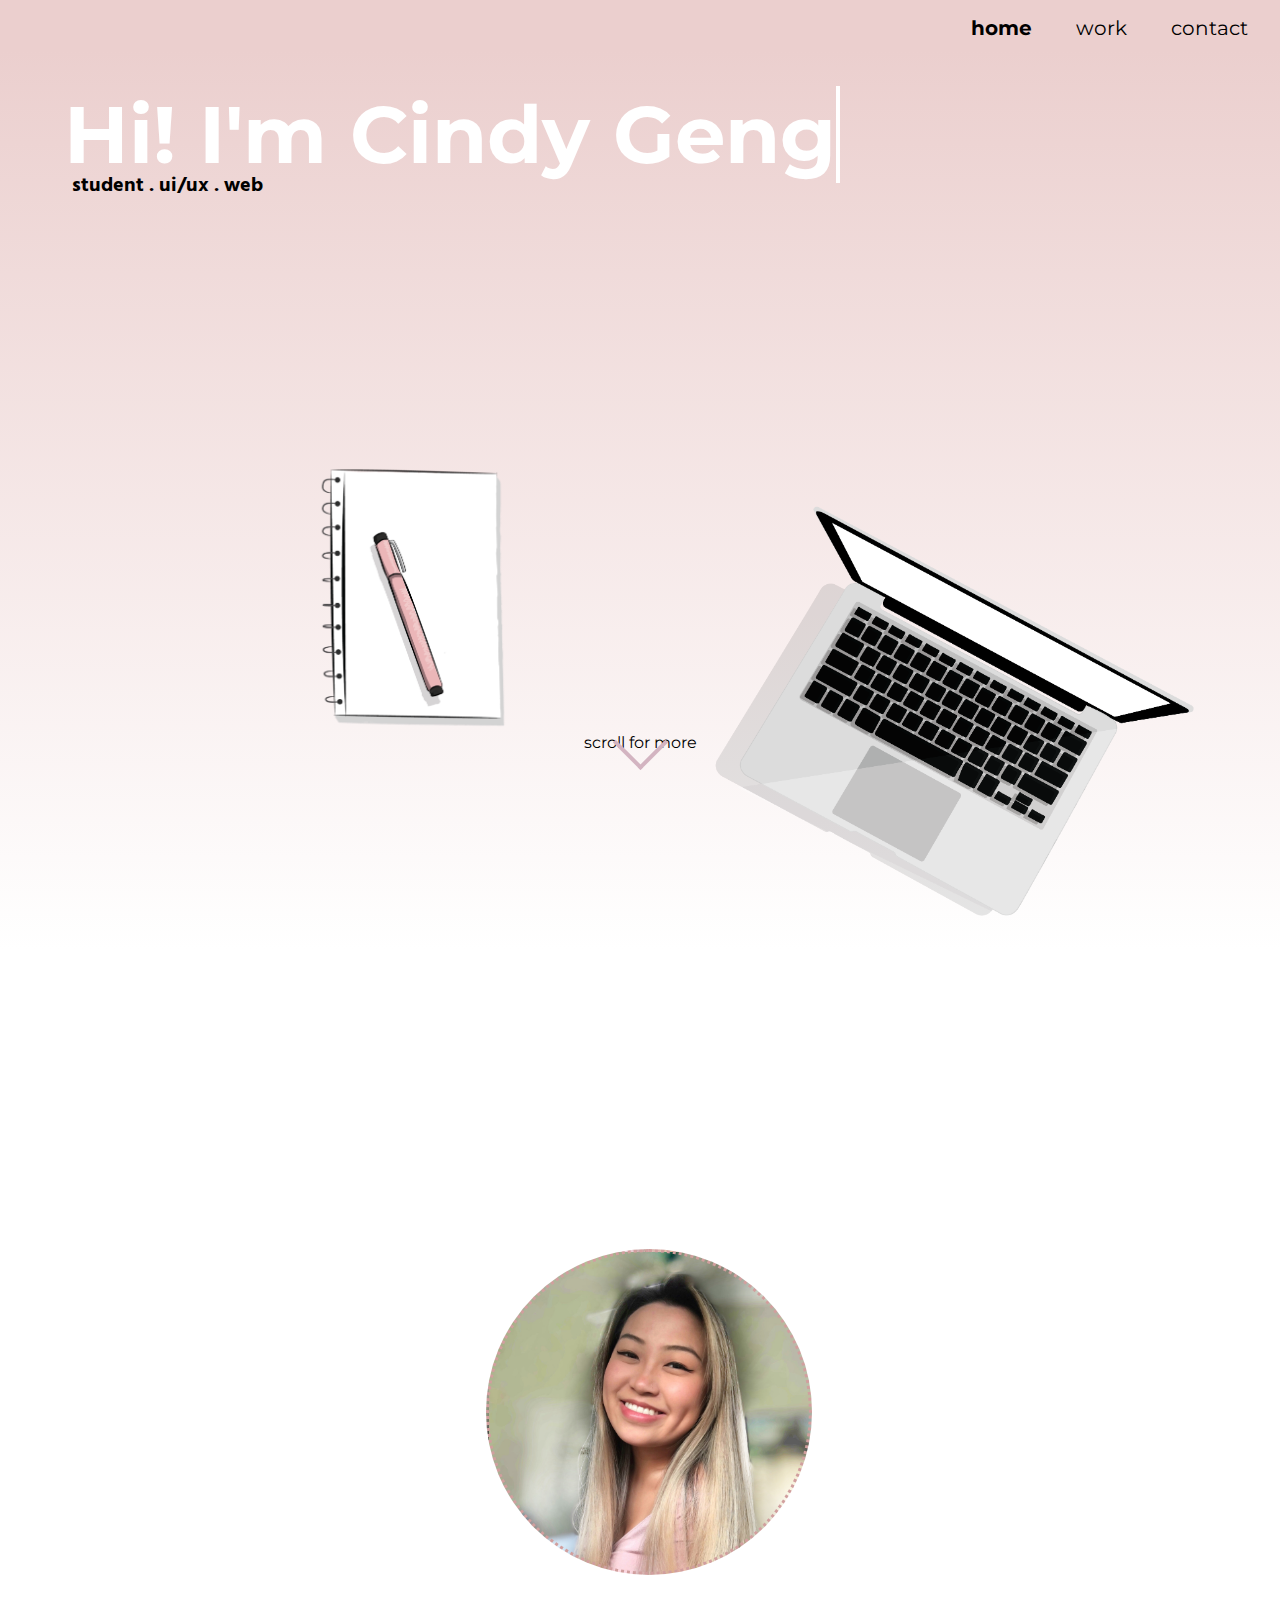
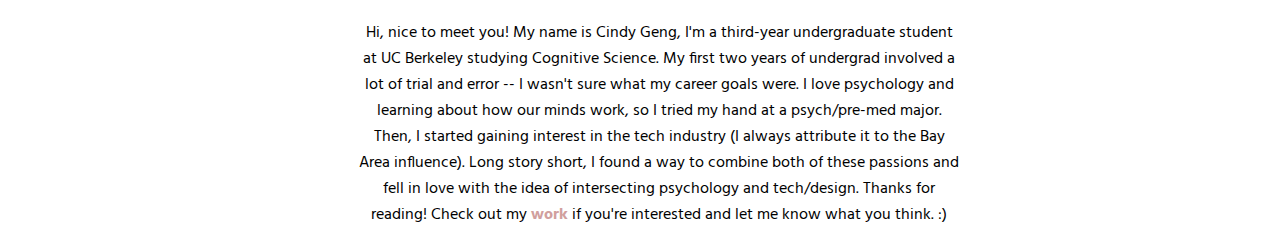
<file: index.html>
<!DOCTYPE html>
<html>
<head>
	<meta name="viewport" content="width=device-width, initial-scale=1.0">
	<meta charset="utf-8">
	<link href="https://fonts.googleapis.com/css2?family=Montserrat:ital,wght@0,100;0,200;0,300;0,400;0,500;0,600;0,700;0,800;0,900;1,100;1,200;1,300;1,400;1,500;1,600;1,700;1,800;1,900&display=swap" rel="stylesheet">
	<link href="https://fonts.googleapis.com/css2?family=Hind:wght@300;400;500;600;700&display=swap" rel="stylesheet">
	<link rel="stylesheet" href="assets/css/style.css">
	<title>Cindy Geng's Portfolio</title>

</head>
<body>
	<div class="container">
		<nav>
			<ul>
				<li><a href="index.html"><b>home</b></a></li>
				<li><a href="work.html">work</a></li>
				<li><a href="contact.html">contact</a></li>
			</ul>
		</nav>
	
		<div id="intro">
			<div class="text">
				<h1>Hi! I'm Cindy Geng</h1>
				<h2>student . ui/ux . web</h2>
			</div>

			<div class="icons">
				<div id="laptop"> <img src= "assets/images/laptop.png" alt="Laptop" style = 'width: 90%'> </div>
				<div id="notebook"> <img src= "assets/images/notebook.png" alt="Notebook" style ='width: 30%'/> </div>
			</div>
			<div class="arrow-down">scroll for more</div>
		</div>

		<div class="about">
			<div id="pic-container">
				<div id="circle"></div>
			</div>
			<div id="description"> Hi, nice to meet you! My name is Cindy Geng, I'm a third-year undergraduate student at UC Berkeley studying Cognitive Science. My first two years of undergrad involved a lot of trial and error -- I wasn't sure what my career goals were. I love psychology and learning about how our minds work, so I tried my hand at a psych/pre-med major. Then, I started gaining interest in the tech industry (I always attribute it to the Bay Area influence). Long story short, I found a way to combine both of these passions and fell in love with the idea of intersecting psychology and tech/design. Thanks for reading! Check out my <b><a href="work.html">work</a></b> if you're interested and let me know what you think. :) 
			</div>
		</div>
	</div>


<script src="assets/javascript/script.js"></script>
</body>
</html>
</file>
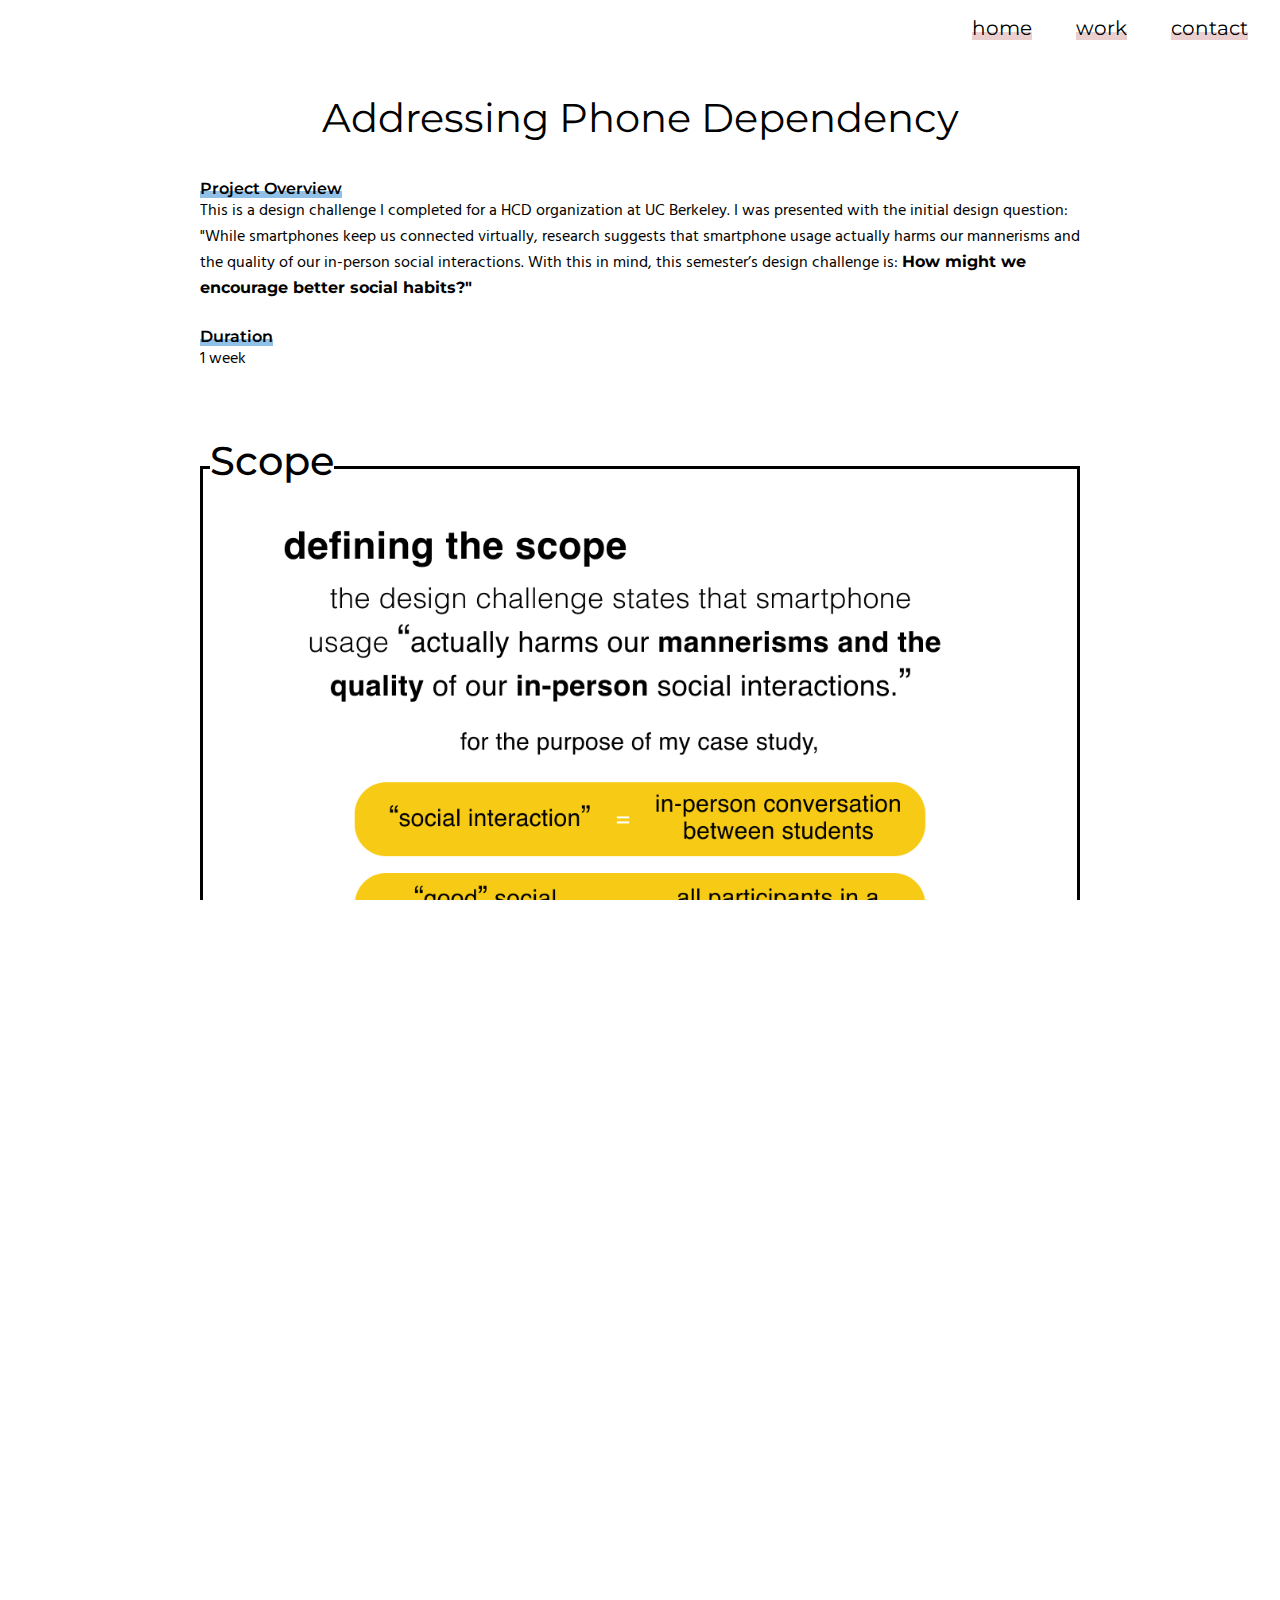
<file: bi.html>
<!DOCTYPE html>
<html “lang="en">
<head>
	<meta name="viewport" content="width=device-width, initial-scale=1.0">
	<meta charset="utf-8">
	<link href="https://fonts.googleapis.com/css2?family=Montserrat:ital,wght@0,100;0,200;0,300;0,400;0,500;0,600;0,700;0,800;0,900;1,100;1,200;1,300;1,400;1,500;1,600;1,700;1,800;1,900&display=swap" rel="stylesheet">
	<link href="https://fonts.googleapis.com/css2?family=Hind:wght@300;400;500;600;700&display=swap" rel="stylesheet">
	<link rel="stylesheet" href="assets/css/other.css">
	<title>Cindy Geng's Portfolio</title>

</head>
<body>
	<nav>
		<ul>
			<li><a href="index.html">home</a></li>
			<li><a href="work.html">work</a></li>
			<li><a href="contact.html">contact</a></li>
		</ul>
	</nav>

	<div class="bi-header">
		<h2>Addressing Phone Dependency</h2>
	</div>


	<div class="bi-container">
		<div class="summary">
			<div class="overview">
				<div id="title"> Project Overview</div>
				<div id="text"> This is a design challenge I completed for a HCD organization at UC Berkeley. I was presented with the initial design question:

					"While smartphones keep us connected virtually, research suggests that smartphone usage actually harms our mannerisms and the quality of our in-person social interactions. With this in mind, this semester’s design challenge is: <b>How might we encourage better social habits?"</b>

				</div>
			</div>
			<div class="duration">
				<div id="title"> Duration</div>
				<div id="text">1 week</div>
			</div>
		</div>


		<div id="section-title1"> <mark>Scope</mark> </div>
		<div class="scope"> 
			<img src="assets/images/defining_scope.png">
		</div>

		<div id="section-title2"> <mark>Research </mark></div>
		<div class="research"> 
			<img src="assets/images/interviews.png">
			<img src="assets/images/survey.png">
		
		</div>

		<div id="section-title3"> <mark>Insights</mark> </div>
		<div class="insights"> 
			<img src="assets/images/insights.png">	
		</div>

		<div id="section-title3-5"> <mark>Persona </mark></div>
		<div class="persona"> 
			<img src="assets/images/persona.png">	
		</div>

		<div id="section-title4"> <mark>HMW? </mark></div>
		<div class="hmw"> 
			<img src="assets/images/bi_hmw.png">
		</div>

		<div id="section-title5"> <mark>Ideation </mark></div>
		<div class="ideation"> 
			<img src="assets/images/bi_ideation.png">
		</div>

		<div id="section-title6"> <mark> Solution + Prototype </mark></div>
		<div class="solution"> 
			<img src="assets/images/bi_prototype.png">
			<img src="assets/images/bi_prototype2.png">
			<img src="assets/images/bi_prototype3.png">
		</div>

		
	</div>

	<!--div class="footer">
		<p>made with love by Cindy Geng (with html/css/javascript)</p>
	</div-->

<script src="assets/javascript/script.js"></script>
</body>

</html>
</file>
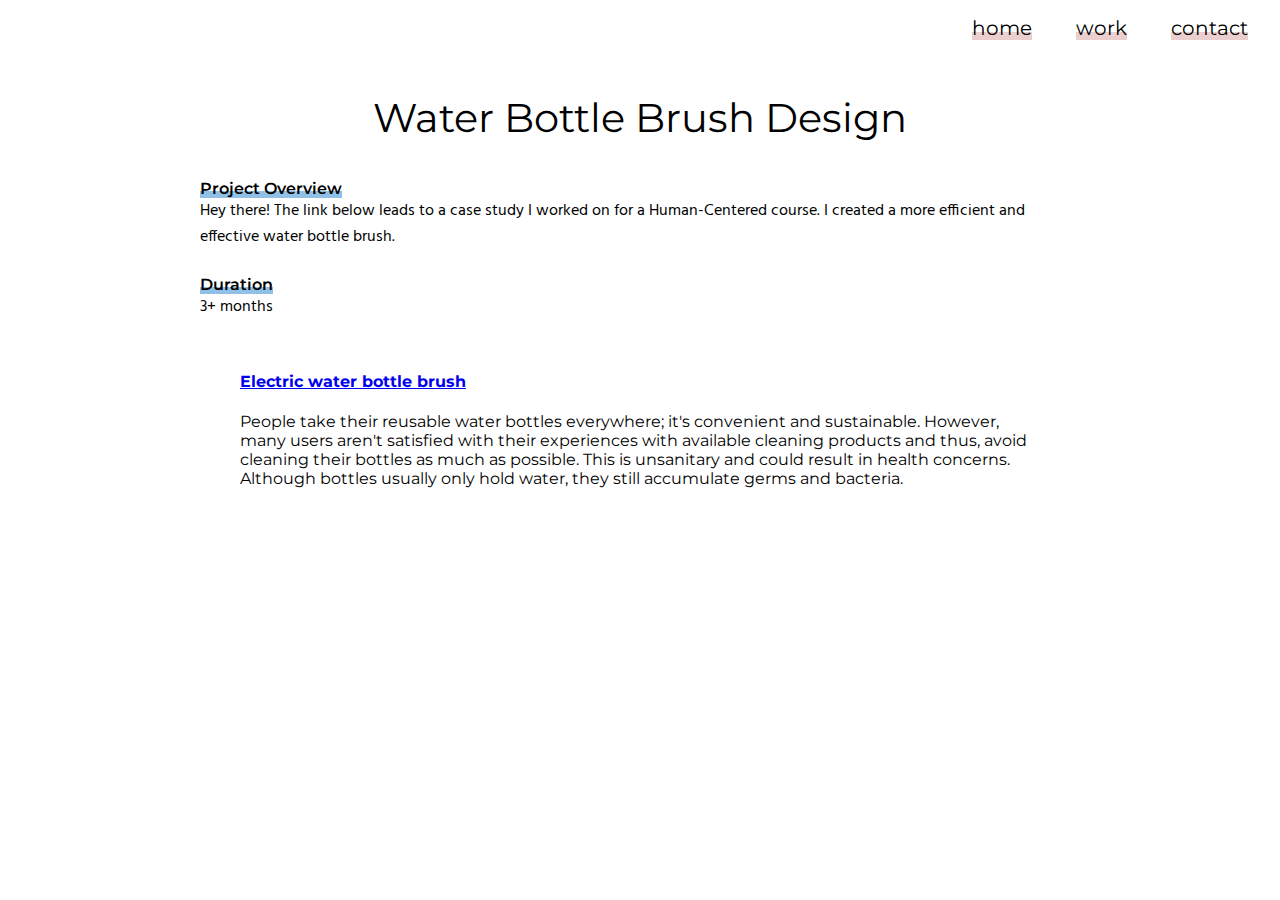
<file: bottle_brush.html>
<!DOCTYPE html>
<html “lang="en">
<head>
	<meta name="viewport" content="width=device-width, initial-scale=1.0">
	<meta charset="utf-8">
	<link href="https://fonts.googleapis.com/css2?family=Montserrat:ital,wght@0,100;0,200;0,300;0,400;0,500;0,600;0,700;0,800;0,900;1,100;1,200;1,300;1,400;1,500;1,600;1,700;1,800;1,900&display=swap" rel="stylesheet">
	<link href="https://fonts.googleapis.com/css2?family=Hind:wght@300;400;500;600;700&display=swap" rel="stylesheet">
	<link rel="stylesheet" href="assets/css/other.css">
	<title>Cindy Geng's Portfolio</title>

</head>
<body>
	<nav>
		<ul>
			<li><a href="index.html">home</a></li>
			<li><a href="work.html">work</a></li>
			<li><a href="contact.html">contact</a></li>
		</ul>
	</nav>

	<div class="bottle-header">
		<h2>Water Bottle Brush Design</h2>
	</div>

	</div>

	<div class="bottle-container">
		<div class="summary">
			<div class="overview">
				<div id="title"> Project Overview</div>
				<div id="text"> Hey there! The link below leads to a case study I worked on for a Human-Centered course. I created a more efficient and effective water bottle brush. </div>
			</div> 

			<div class="duration">
				<div id="title"> Duration</div>
				<div id="text">3+ months</div>
			</div>
		</div>

		<blockquote class="embedly-card"><h4><a href="https://www.behance.net/gallery/96438159/Electric-water-bottle-brush" target="_blank">Electric water bottle brush</a></h4><p>People take their reusable water bottles everywhere; it's convenient and sustainable. However, many users aren't satisfied with their experiences with available cleaning products and thus, avoid cleaning their bottles as much as possible. This is unsanitary and could result in health concerns. Although bottles usually only hold water, they still accumulate germs and bacteria.</p></blockquote>

<script async src="//cdn.embedly.com/widgets/platform.js" charset="UTF-8"></script>


		
	</div>

	<!--div class="footer">
		<p>made with love by Cindy Geng (with html/css/javascript)</p>
	</div-->
</body>

</html>
</file>
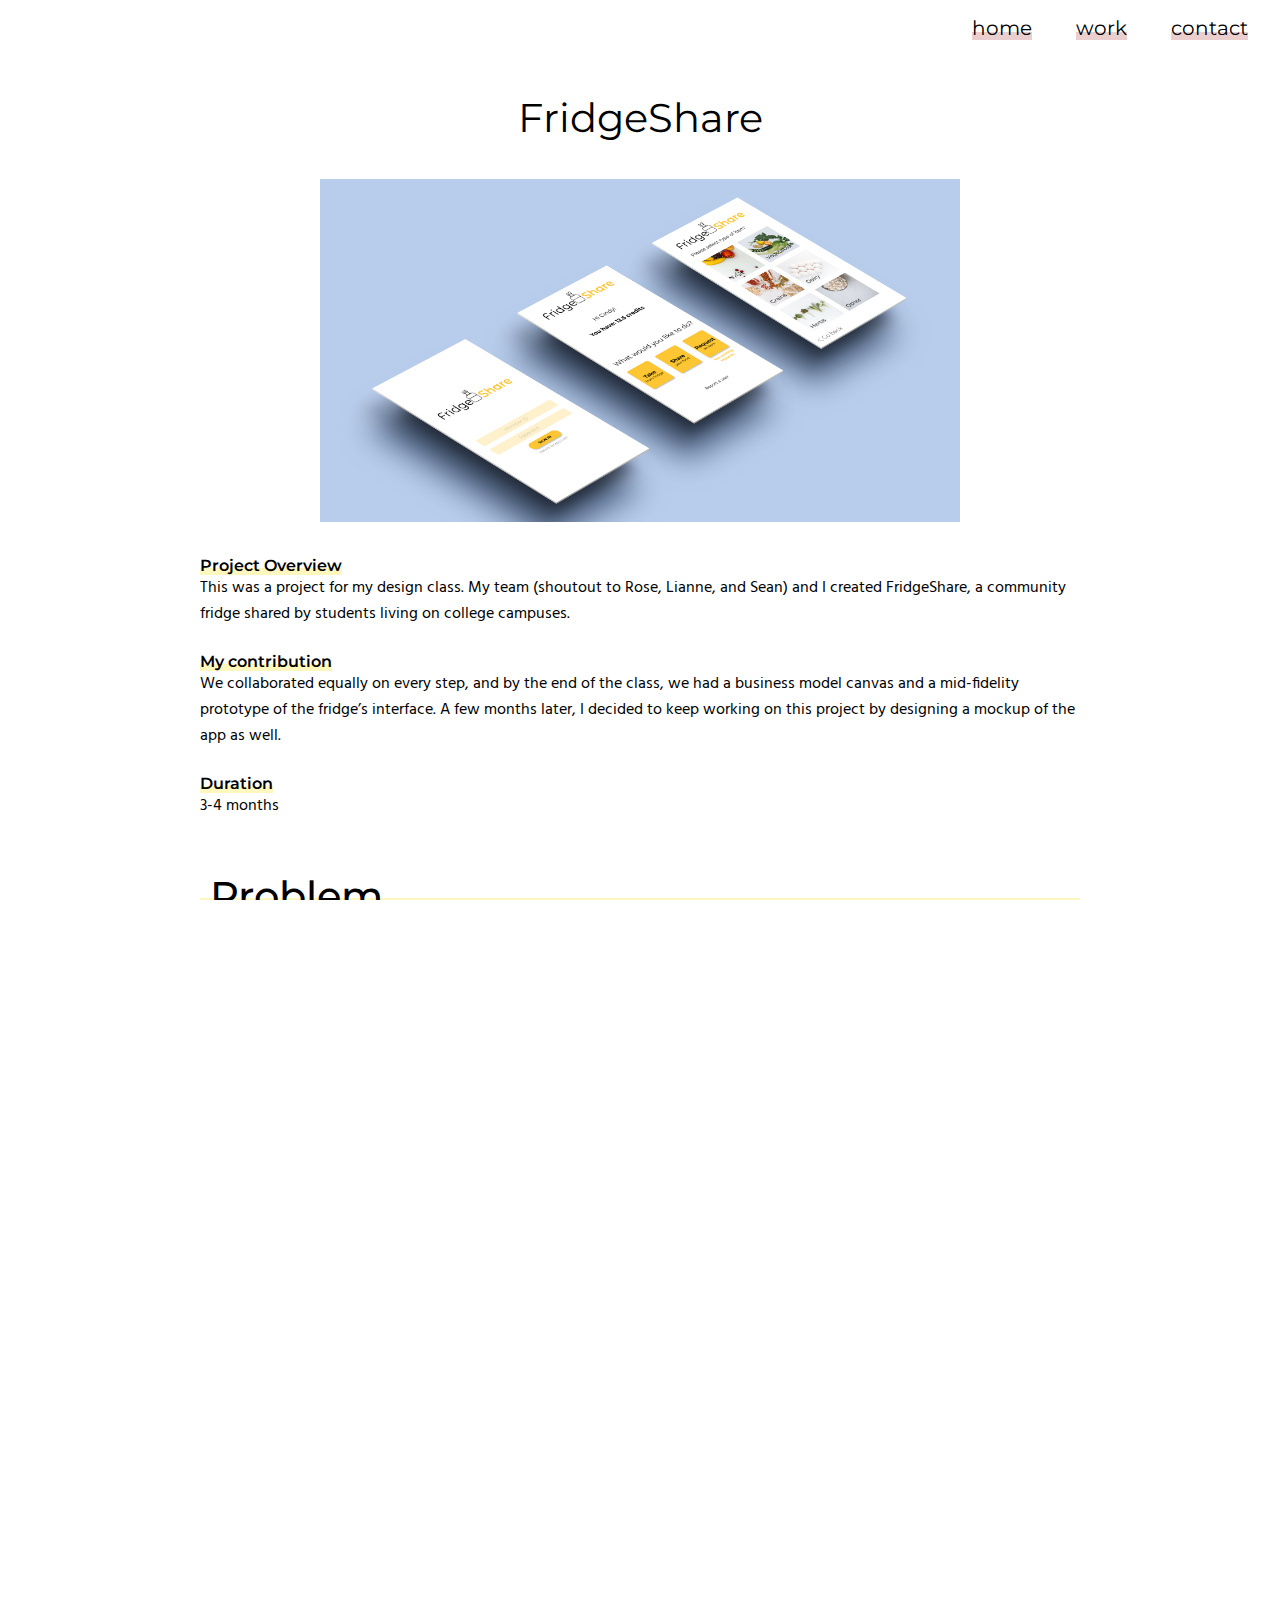
<file: fridgeshare.html>
<!DOCTYPE html>
<html “lang="en">
<head>
	<meta name="viewport" content="width=device-width, initial-scale=1.0">
	<meta charset="utf-8">
	<link href="https://fonts.googleapis.com/css2?family=Montserrat:ital,wght@0,100;0,200;0,300;0,400;0,500;0,600;0,700;0,800;0,900;1,100;1,200;1,300;1,400;1,500;1,600;1,700;1,800;1,900&display=swap" rel="stylesheet">
	<link href="https://fonts.googleapis.com/css2?family=Hind:wght@300;400;500;600;700&display=swap" rel="stylesheet">
	<link rel="stylesheet" href="assets/css/other.css">
	<title>Cindy Geng's Portfolio</title>

</head>
<body>
	<nav>
		<ul>
			<li><a href="index.html">home</a></li>
			<li><a href="work.html">work</a></li>
			<li><a href="contact.html">contact</a></li>
		</ul>
	</nav>

	<div class="fridgeshare-header">
		<h2>FridgeShare</h2>
	</div>
	<div id="fridgeshare-pic"><img src="assets/images/fridgeshare-pic.png" alt="fridgeshare-pic">

	</div>

	<div class="fridgeshare-container">
		<div class="summary">
			<div class="overview">
				<div id="title"> Project Overview</div>
				<div id="text"> This was a project for my design class. My team (shoutout to Rose, Lianne, and Sean) and I created FridgeShare, a community fridge shared by students living on college campuses. </div>
			</div>
			<div class="contribution">
				<div id="title"> My contribution</div>
				<div id="text"> We collaborated equally on every step, and by the end of the class, we had a business model canvas and a mid-fidelity prototype of the fridge’s interface. A few months later, I decided to keep working on this project by designing a mockup of the app as well. </div>
			</div>
			<div class="duration">
				<div id="title"> Duration</div>
				<div id="text">3-4 months</div>
			</div>
		</div>


		<div id="section-title1"> Problem </div>
		<div class="problem"> 
			<div id="bold1"> Let's talk about food waste</div>
			<div id="regular1"> I’ve lived in my off-campus apartment for two years now. As I adjusted to having to buy groceries to cook, I’ve noticed that I end up throwing away a lot of food because I overbuy or forget about it when it gets lost in the fridge. Many college students can relate to this. The goal is create an alternative solution to try to break this pattern. </div>
			<div id="bold2"> General Problem Statement</div>
			<div id="regular2">Food waste is detrimental to our society — it is a waste of money and damages the environment. We hoped to create a solution that encourages individuals to recognize the consequences and gives them an alternative to throwing food away.</div>
		</div>

		<div id="section-title2"> Research </div>
		<div class="research"> 
			<div id="bold1"> Goal</div>
			<div id="regular1">To understand why people end up wasting food, and what methods are used to try to prevent it.</div>
			<div id="bold2"> Interviews</div>
			<div id="regular2">Each of us interviewed two individuals of different levels of expertise in food waste. I interviewed a member of a food sustainability organization, “Berkeley Food Collective”, as well as an employee of a local restaurant. </div>
			<div id="bold3">Secondary Research</div>
			<div id="regular3"> I researched existing food waste initiatives to find out what has been successful.</div>
		</div>

		<div id="section-title3"> Insights </div>
		<div class="insights"> 
			<div id="bold1"> From our research, we discovered:</div>
			<div id="regular1"> 
				<ol>
					<li>1. Students tend to forget about the monetary meaning of food after the purchase.</li>
					<li>2. Having extra food at home makes people feel safe.</li>
					<li>3. People tend to waste less food if they think they’re being socially judged.</li>
				</ol>
			</div>
		</div>

		<div id="section-title4"> HMW? </div>
		<div class="hmw"> 
			<div id="regular1">On reflection, we realizes that realistically, students would likely not change their buying habits by themselves, due to time constrictions and unstable finances as a college student.  </div>
			<div id="regular2">So, the question is:</div>
			<div id="bold4"> <center> How Might We make students be more conscious of their food disposal habits? </center></div>
		</div>

		<div id="section-title5"> Ideation </div>
		<div class="ideation"> 
			<div id="bold1">This is our team board showcasing our process towards reaching the solution.</div>
			<div id="ideation-pic"><img src="assets/images/board.png"> </div>
		</div>

		<div id="section-title6"> Solution </div>
		<div class="solution"> 
			<div id="solution-pic"><img src="assets/images/fridge.jpg"> </div>
			<div id="bold1"> FridgeShare is a community fridge installed in a student apartment complex.</div>
			<ul> 
				<li> <b>Logistics:</b> Students sign up to join and share any extra food that they realize they have too much of. It employs a credit-based system.</li>
				<li></li>
				<li> <b>Quality Control:</b> There would be weekly quality checkups of the fridge and the food. This could be done by a landlord or RA.</li>
			</ul>
			<div id="bold2"> Why a community fridge?</div>
			<div id="regular2">A community fridge with a credit system keeps students accountable and implements a reward system. This not only encourages individuals to improve, but also forces group effort into decreasing food waste. Communities that have implemented similar initiatives (such as <a href=https://nextcity.org/daily/entry/introducing-the-community-fridge-a-new-way-to-tackle-food-insecurity>Hubbub</a> in the United Kingdom) have seen encouraging results. </div>
		</div>
		
		<div id="section-title7"> Prototyping </div>
		<div class="prototyping">
			<div class="figma-pics">
				<div id="menu">
					<center><img src="assets/images/Menu.png">
					<div>Once you log in or create an account, you are presented with 5 action items: <b>Take</b>, <b>Share</b>, <b>Request</b>, <b>See Existing Requests</b>, and <b>Report</b>. A similar screen will be on the fridge interface.
					</div> </center>
				</div>
				<div id="share">
					<center><img src="assets/images/Share.png">
						<div>Both the Share page will prompt you to classify your item into these groups.</div></center>
				</div>
				<div id="take">
					<center><img src="assets/images/Take.png">
						<div>The Take page shows you <b>current foods in the fridge</b>, the <b>person who shared it</b>, and the <b>cost</b>. By showing the person who shared it, it keeps users accountable for not sharing rotten foods. One of our insights was that <b> "people will waste food less when they feel judged in a social environment."</b></div></center>
				</div>
				<div id="requests">
					<center><img src="assets/images/request1.png">
						<div>Request form -- these requests will be published on the existing requests page that users can receive notifications for.</div></center>
				</div>
				<div id="existing">
					<center><img src="assets/images/existing.png">
						<div>The existing requests page.</div></center>
				</div>
				<div id="unlock">
					<center><img src="assets/images/unlock.png">
						<div>For safety, the fridge is locked until a trusted user is using it.</div></center>
				</div>
				<div id="credits">
					<center><img src="assets/images/Credits.png">
						<div>Credit system</div></center>
				</div>
				<div id="report">
					<center><img src="assets/images/Report.png">
						<div>You are able to anonymously report any users that shared inedible or dangerous foods. A supervisor (such as a landlord or RA) can check up on this report. If a user is reported 3 times, they are ineligible to use the community fridge.</div></center>
				</div>
			</div>

	
			<div id="iframe">
				Use in full screen for best experience:
				<iframe style="border: 1px solid rgba(0, 0, 0, 0.1);" width="800" height="450" src="https://www.figma.com/embed?embed_host=share&url=https%3A%2F%2Fwww.figma.com%2Fproto%2FOfKGJQojJI2nysYMjlASyt%2FFridgeShare%3Fnode-id%3D1%253A6%26scaling%3Dcontain&chrome=DOCUMENTATION" allowfullscreen></iframe>
			</div>
	
		</div>

		
	</div>

	<!--div class="footer">
		<p>made with love by Cindy Geng (with html/css/javascript)</p>
	</div-->

<script src="assets/javascript/script.js"></script>
</body>

</html>
</file>
<file: assets/css/style.css>
html, body {
	margin: 0;
	padding: 0;
	height: 100%;
	width: 100%;
	scroll-behavior: smooth;
	font-family: 'Montserrat', sans-serif;
}

::-webkit-scrollbar {
	display:none;
}

.container {
	width: 100%;
	height: 100%;
}

img{
	width: 100%;
}

/**nav bar**/

nav{
	height: 50px;
	background-color: #EBCFCE;
}

nav ul{
	float: right;
	margin-right: 12px;
}

nav ul li{
	display: inline-block;
	margin: 0 20px;
}

nav ul li a{
	color: black;
	font-size: 15pt;
	text-decoration: none;

}

nav ul li:hover{
	opacity: 60%;
}

/**home page**/
#intro {
	height: 100%;
	position: relative;
	width: 100%;
	margin: auto;
	background-image: linear-gradient(#EBCFCE, white);
	overflow-x: none;
}

.text{
	position: absolute;
	left: 5%;
	top: -2%;
}

h1{
	font-size: 60pt;
	color: white;
	margin-bottom: -40px;
	border-right: 4px solid white;
	overflow: hidden;
	white-space: nowrap;
	animation: typewriter 2s steps(30), 
	blinkTextCursor 1000ms steps(30) infinite normal;
}

h2{
	font-size: 15pt;
	font-family: 'Hind', sans-serif;
	position: absolute;
	left: 1%;
	top: 110%;
}

/**header text animations**/

@keyframes typewriter {
	from {
		width:5ch;
	}
	to {
		width:15ch;
	}
}

@keyframes blinkTextCursor {
	0% {
		border-right-color: white;
	}

	80%, 100% {
		border-right-color: transparent;
	}
}

/**icons**/
.icon{
	height: 100%;
	width: 100%;
}

#laptop{ 
	position: absolute;
	left: 55%;
	bottom: -7%;
	padding: 0;
	margin: 0;
}

#notebook{
	position: absolute;
	left: 20%;
	bottom: 22%;
}

/**scroll arrow **/
@keyframes arrow {
	0%, 100% {
		top: 50px;
	}
	50% {
		top: 80px;
	}
}

.arrow-down {
	width: 100%;
	margin: 0 auto;
	text-align: center;
	position: absolute;
	bottom: 22%;
}

.arrow-down:hover{
	opacity: 90%;
}

.arrow-down::after{
	content: "";
	width: 35px;
	height: 35px;
	position: absolute;
	margin: auto;
	top: 0;
	right: 0;
	bottom: 0;
	left: 0;
	border-right: 4px solid #D3B4C1;
	border-bottom: 4px solid #D3B4C1;
	transform: rotate(45deg);
	animation: 2.5s arrow infinite ease-in-out;
	transition: border-width 150ms ease-in-out;
}

/** about me picture **/
.about{
	height: 100%;
	width: 100%;
}

#pic-container {
 	width: 25%;
 	position: absolute;
 	bottom: -75%;
 	left: 38%;

}

#circle {
 	border-radius: 50%;
 	border-style: dotted;
 	border-color: #D19F9E;
 	width: 100%;
 	padding-top: 100%;
 	background-image: url(pic.jpg);
 	background-size: 115%;

}

/** about me text **/
#description{
	font-weight: 400;
	font-size: 12pt;
	font-family: 'Hind', sans-serif;
	max-width: 700px;
	min-width: 300px;
	text-align: center;
	position: absolute;
	right: 25%;
	left: 28%;
	top: 180%;
	margin-bottom: 50px;
}

#description a {
	color: #D19F9E;
	text-decoration: none;
}

#description a:hover {
	opacity: 80%;
}



/**window resizing**/
@media (max-width: 1100px) {
	.about{
		transform: translateY(-120%);
		height: 75%;
	}
	#laptop {
		position: absolute;
		left: 50%;
		bottom: 5%;
		padding: 0;
		margin: 0;
		width: 45%;
	}
	#notebook {
		position: absolute;
		left: 20%;
		bottom: 30%;
		width: 70%;
	}
}

@media (max-width: 900px) {
	nav ul li a{
		font-size: 14pt
	}
	.about{
		transform: translateY(-130%);
	}

	.arrow-down{
		width: 100%;
		margin: 0 auto;
		text-align: center;
		position: absolute;
		bottom: 22%;
	}
	.arrow-down::after{
		content: "";
		width: 30px;
		height: 30px;
		position: absolute;
		margin: auto;
		top: 0;
		right: 0;
		bottom: 0;
		left: 0;
		border-right: 4px solid #D3B4C1;
		border-bottom: 4px solid #D3B4C1;
		transform: rotate(45deg);
		animation: 2.5s arrow infinite ease-in-out;
	}
}

@media (max-width: 830px) {
	h1 {
		font-size: 45pt;
	}
	.about{
		transform: translateY(-130%);
	}
	#laptop {
		position: absolute;
		left: 50%;
		bottom: 20%;
		padding: 0;
		margin: 0;
		width: 50%;
	}
	#notebook {
		position: absolute;
		left: 17%;
		bottom: 40%;
		width: 70%;
	}
}

@media (max-width: 700px) {
	
}

@media (max-width: 630px) {
	h1 {
		font-size: 35pt;
	}
}

@media (max-width: 500px){
	#laptop {
		position: absolute;
		left: 25%;
		bottom: 10%;
		padding: 0;
		margin: 0;
		width: 70%;
	}
	#notebook {
		position: absolute;
		left: 36%;
		bottom: 60%;
		width: 100%;
	}
	body{
		overflow-x: hidden;
	}

	#description{
	font-weight: 400;
	font-size: 12pt;
	font-family: 'Hind', sans-serif;
	max-width: 500px;
	min-width: 300px;
	text-align: center;
	position: absolute;
	right: 28%;
	left: 20%;
	top: 180%;
	margin-bottom: 30px;
}
}
</file>
<file: assets/css/other.css>
html, body {
	margin: 0;
	padding: 0;
	height: 100%;
	width: 100%;
}

::-webkit-scrollbar {display:none;}

*{
	font-family: 'Montserrat', sans-serif;
	overflow-x: hidden;
}

.header {
	transform: translateY(10%);
	margin-left: 100px;
}

.header h2 {
	background-color: white;
	padding: 7px;
}

.footer{
	background-color: #EBCFCE;
	width: 100%;
	height: 40px;
	text-align: center;
	margin-top: 80px;
}

.footer p{
	color: #2F2C23;
	font-size: 10pt;
}

h2{
	font-size: 30pt;
	font-weight: 600;
	display: inline-block;
}

h3{
	display: none;
}

nav{
	height: 60px;
	/**background-color: #EBCFCE;**/
}

nav ul{
	float: right;
	margin-right: 12px;
}

nav ul li{
	display: inline-block;
	margin: 0 20px;
}

nav ul li a{
	color: black;
	font-size: 15pt;
	text-decoration: none;
	background: linear-gradient(180deg, rgba(255,255,255,0) 65%, #EBCFCE 65%);

}

nav ul li:hover{
	opacity: 60%;
	cursor: pointer;
}

img {
	width: 100%;
}

/**boxes**/
.section{ /**entire area**/
	margin: 0 auto;
	padding: 6% 2%;
	border-color: #EBCFCE;
	border-style: solid;
	border-width: 3px;
	margin-bottom: 50px;
	margin-left: 80px;
	margin-right: 80px;
	margin-top: -50px;
}

.grid{
	padding: 10px;
	margin: 10px;
	list-style: none;
	display: block;
	text-align: center;
	width: 100%;
}

.grid:after {
	clear: both;
}

.grid:after, .box:before {
	content: "";
	display: table;
}

.grid li { /**individual boxes**/
	width: 400px;
	height: 400px;
	margin-right: 30px;
	margin-top: 30px;
	padding: 5px;
	display: inline-block;
	overflow: hidden;
}

.box{ /**inside of box**/
	width: 100%;
	height: 100%;
	opacity: 85%;
	position: relative;
	cursor: pointer;
	transition: 0.3s ease-in-out, transform 0.3s ease-in-out;
	box-shadow: 0 4px 7px rgba(0,0,0,.4)
}

.box:hover{
	transform: scale(1.05);
	opacity: 100%;
	display: .info;
}

/**box images**/
.img1 {
	background: url(fridgeshare_mockup.png);
	background-size: cover;
	background-repeat: no-repeat;
	background-position: center;
}

.img2 {
	background: url(fb-mockup.png);
	background-size: cover;
	background-repeat: no-repeat;
	background-position: center;
}

.img3 {
	background: url(bi_cover.png);
	background-size: cover;
	background-repeat: no-repeat;
	background-position: center;
}

.img4 {
	background: url(bottle-brush.png);
	background-size: cover;
	background-repeat: no-repeat;
	background-position: center;
}

.info{
	position: absolute;
	text-align: center;
	top: 40px;
	left: 40px;
	right: 40px;
	bottom: 40px;
	background-color: rgba(0,0,0,.3);
	transform: scaleY(0);
	transition: transform 1s;
}

.section .box:hover .info {
	transform: scaleY(1);
}

.info h2 {
	font-family: 'Montserrat', sans-serif;
	font-weight: 400;
	color: #fff;
	font-size: 40px;
	margin: 0 30px;
	padding: 100px 0 0 0;
}

/**hr { 
	width:80%; 
	text-decoration: none;
	color: white; 
	position: absolute;
	top: 55%;
	left: 10%;
}**/

hr {
    border: 0;
    height: 1.5px;
    background-image: linear-gradient(to right, rgba(0, 0, 0, 0), rgba(230,230,230), rgba(0, 0, 0, 0));
    margin-top: 40px;
}

.info h4{
	font-family: 'Hind', sans-serif;
	color: #000;
	font-size: 15px;
	line-height: 2;
	position: absolute;
	left: 22%;
	bottom: 40%;
	background-image: linear-gradient(to right, rgba(0, 0, 0, 0), rgba(230,230,230), rgba(0, 0, 0, 0));

}

.info h5{
	font-family: 'Montserrat', sans-serif;
	color: white;
	font-size: 13px;
	margin-top: 50px;
	position: absolute;
	bottom: 5%;
	left: 5%;

}
.info p{
	font-family: 'Hind', sans-serif;
	color: white;
	font-weight: 600;
	font-size: 14px;
	position: absolute;
	bottom: 0%;
	left: 5%;
}


.img2 .info h4{
	transform: translateX(-3%);
}

.img3 .info h4{
	transform: translateX(25%);
}

.img4 .info h4{
	transform: translateX(5%);
}

/************************contact page************************/
.container2{
	margin: 0 auto;
	padding: 6% 2%;
	background-color: #FFF4F3;
	margin-bottom: 50px;
	margin-left: 80px;
	margin-right: 80px;
	margin-top: 65px;
}

.contact-info{
	max-width: 55%;
	margin-top: 90px;
	margin-left: auto;
	margin-right: auto;
	margin-bottom: 90px;
	background-color: white; 
	text-align: center;
	box-shadow: 0px 4px 4px rgba(0,0,0,.4)
}

#email h2{
	color: #D19F9E;
}

.icons ul{ /*div container**/
	margin-top: auto;
	display: inline-flex;
	padding-right: 35px;
}

.icons ul li { /**individual containers**/
	list-style: none;
	height: 55px;
	width: 55px;
}

.icons ul li .fab { /**icon properties**/
	font-size: 25px;
	line-height: 54px;
	transition: .6s;
	color: #000;
	width: 30px;

}

.icons ul li a{ /**circles themselves (links)**/
	display: inline-block;
	width: 50px;
	height: 50px;
	border-radius: 50%;
	background-color: #fff;
	text-align: center;
	overflow-y: hidden;
	transition: .6s;
	box-shadow: 0px 2px 4px rgba(0,0,0,.3);
}


.icons ul li a:hover {
	transform: translate(0, -5px);
}


#email h4{
	font-family: 'Hind', sans-serif;
	padding-left: 5px;
	padding-bottom: 10px;
	color: #000;
}

/********************FridgeShare********************/
.fridgeshare-container{
	margin-right: 200px;
	margin-left: 200px;
}

.fridgeshare-header h2{
	font-size: 30pt;
	font-weight: 400;
}

.fridgeshare-header {
	text-align: center;
}

#fridgeshare-pic{
	width: 50%;
	margin-bottom: 30px;
	transform: translateX(50%);
}

/**summary**/
.fridgeshare-container .summary{
	margin-bottom: 30px;
}

.fridgeshare-container .summary .overview {
	margin-bottom: 25px;
}

.fridgeshare-container .summary .overview #title {
	font-weight: 600;
	background: linear-gradient(180deg, rgba(255,255,255,0) 65%, #FFF7BE 65%);
  	display: inline;
}

.fridgeshare-container .summary .contribution {
	margin-bottom: 25px;
}

.fridgeshare-container .summary .contribution #title {
	font-weight: 600;
	background: linear-gradient(180deg, rgba(255,255,255,0) 65%, #FFF7BE 65%);
	display: inline;
}


.fridgeshare-container .summary .duration #title {
	font-weight: 600;
	background: linear-gradient(180deg, rgba(255,255,255,0) 65%, #FFF7BE 65%);
	display: inline;
}

#text{
	font-family: 'Hind', sans-serif;
}

/**applies to multiple**/
.fridgeshare-container .problem, .research, 
.insights, .hmw, .ideation, .solution, .prototyping{
	padding: 35px;

}

#section-title1, #section-title2, #section-title3, #section-title4,
#section-title5, #section-title6, #section-title7 {
	font-family: 'Montserrat', sans-serif;
	font-size: 30pt;
	font-weight: 500;
	margin-left: 10px;

}

#bold1, #bold2, #bold3{
	font-family: 'Montserrat', sans-serif;
	font-size: 14pt;
	font-weight: 500;
}

#bold2, #bold3{
	margin-top: 30px;
}

#regular1, #regular2, #regular3 {
	font-family: 'Hind', sans-serif;
	font-size: 10pt;
}

/**problem**/
.problem{
	background-color: #FFF7BE;
}

#section-title1 {
	transform: translateY(45%);
}

/**research**/
.fridgeshare-container .research{
	border-color: #FFF7BE;
	border-style: solid;
	margin-top: 15px;
}

#section-title2 {
	transform: translateY(72%);
}

/**insights**/
.fridgeshare-container .insights{
	background-color: #FFF7BE;
}

.fridgeshare-container .insights #regular1 ol li{

}

#section-title3 {
	transform: translateY(45%);
}

/**hmw**/
.fridgeshare-container .hmw{
	border-color: #FFF7BE;
	border-style: solid;
	margin-bottom: 30px;
}

#section-title4 {
	transform: translateY(53%);
}

.fridgeshare-container .hmw #bold4{
	margin-top: 10px;
	font-weight: 500;
	background-color: #FFF7BE;
}

/**ideation**/
.fridgeshare-container .ideation{
	background-color: #FFF7BE;
	margin-bottom: 30px;
}

.fridgeshare-container .ideation #ideation-pic{
	width: 100%;
}

#section-title5 {
	transform: translateY(45%);
}

/**solution**/
.fridgeshare-container .solution{
	border-color: #FFF7BE;
	border-style: solid;
	margin-bottom: 30px;
}

.fridgeshare-container .solution #solution-pic{
	width: 100%;
}

#section-title6 {
	transform: translateY(45%);
}
/**prototyping**/
.fridgeshare-container .prototyping{
	background-color: #FFF7BE;
	margin-bottom: 30px;
}

.fridgeshare-container .prototyping img{
	width: 30%;
	height: auto;
	align-content: justify;
}

#section-title7 {
	transform: translateY(45%);
}

.fridgeshare-container .prototyping .figma-pics #share, #take, 
#requests, #existing, #report, #unlock, #credits{
	padding-top: 30px;
}

#iframe{
	padding-top: 30px;
}

/********************Messenger********************/
.messenger-container{
	margin-right: 200px;
	margin-left: 200px;
}

.messenger-header h2{
	font-size: 30pt;
	font-weight: 400;
}

.messenger-header {
	text-align: center;
}

#fridgeshare-pic{
	width: 50%;
	margin-bottom: 30px;
	transform: translateX(50%);
}

/**summary**/
.messenger-container .summary{
	margin-bottom: 30px;
}

.messenger-container .summary .overview {
	margin-bottom: 25px;
}

.messenger-container .summary .overview #title {
	font-weight: 600;
	background: linear-gradient(180deg, rgba(255,255,255,0) 65%, #91c0e6 65%);
  	display: inline;
}

.messenger-container .summary .contribution {
	margin-bottom: 25px;
}

.messenger-container .summary .contribution #title {
	font-weight: 600;
	background: linear-gradient(180deg, rgba(255,255,255,0) 65%, #91c0e6 65%);
	display: inline;
}


.messenger-container .summary .duration #title {
	font-weight: 600;
	background: linear-gradient(180deg, rgba(255,255,255,0) 65%, #91c0e6 65%);
	display: inline;
}

#text{
	font-family: 'Hind', sans-serif;
}

/**applies to multiple**/
.messenger-container .problem, .research, 
.insights, .hmw, .ideation, .solution, .prototyping{
	padding: 35px;

}

#section-title1, #section-title2, #section-title3, #section-title4,
#section-title5, #section-title6, #section-title7 {
	font-family: 'Montserrat', sans-serif;
	font-size: 30pt;
	font-weight: 500;
	margin-left: 10px;

}

#bold1, #bold2, #bold3{
	font-family: 'Montserrat', sans-serif;
	font-size: 14pt;
	font-weight: 500;
}

#bold2, #bold3{
	margin-top: 30px;
}

#regular1, #regular2, #regular3 {
	font-family: 'Hind', sans-serif;
	font-size: 10pt;
}

/**problem**/
.messenger-container .problem{
	background-color: #91c0e6;
}

#section-title1 {
	transform: translateY(45%);
}

/**research**/
.messenger-container .research{
	border-color: #91c0e6;
	border-style: solid;
	margin-top: 15px;
}

#section-title2 {
	transform: translateY(72%);
}

/**insights**/
.messenger-container .insights{
	background-color: #91c0e6;
}

.messenger-container .insights #regular1 ol li{

}

#section-title3 {
	transform: translateY(45%);
}

/**hmw**/
.messenger-container .hmw{
	border-color: #91c0e6;
	border-style: solid;
	margin-bottom: 30px;
}

#section-title4 {
	transform: translateY(53%);
}

.messenger-container .hmw #bold4{
	margin-top: 10px;
	font-weight: 500;
	background-color: #91c0e6;
}

/**ideation**/
.messenger-container .ideation{
	background-color: #91c0e6;
	margin-bottom: 30px;
}

#section-title5 {
	transform: translateY(45%);
}

/**solution**/
.messenger-container .solution{
	border-color: #91c0e6;
	border-style: solid;
	margin-bottom: 30px;
}

#section-title6 {
	transform: translateY(45%);
}
/**prototyping**/
.messenger-container .prototyping{
	background-color: #91c0e6;
	margin-bottom: 30px;
}

#section-title7 {
	transform: translateY(45%);
}
/********************************bi******************************/
.bi-container{
	margin-right: 200px;
	margin-left: 200px;
}

.bi-header h2{
	font-size: 30pt;
	font-weight: 400;
}

.bi-header {
	text-align: center;
}

#fridgeshare-pic{
	width: 50%;
	margin-bottom: 30px;
	transform: translateX(50%);
}

/**summary**/
.bi-container .summary{
	margin-bottom: 30px;
}

.bi-container .summary .overview {
	margin-bottom: 25px;
}

.bi-container .summary .overview #title {
	font-weight: 600;
	background: linear-gradient(180deg, rgba(255,255,255,0) 65%, #91c0e6 65%);
  	display: inline;
}

.bi-container .summary .contribution {
	margin-bottom: 25px;
}

.bi-container .summary .contribution #title {
	font-weight: 600;
	background: linear-gradient(180deg, rgba(255,255,255,0) 65%, #91c0e6 65%);
	display: inline;
}


.bi-container .summary .duration #title {
	font-weight: 600;
	background: linear-gradient(180deg, rgba(255,255,255,0) 65%, #91c0e6 65%);
	display: inline;
}

#text{
	font-family: 'Hind', sans-serif;
}

/**applies to multiple**/
.bi-container .problem, .research, 
.insights, .hmw, .ideation, .solution, .prototyping{
	padding: 35px;

}

#section-title1, #section-title2, #section-title3, #section-title3-5, #section-title4,
#section-title5, #section-title6, #section-title7 {
	font-family: 'Montserrat', sans-serif;
	font-size: 30pt;
	font-weight: 500;
	margin-left: 10px;

}

#bold1, #bold2, #bold3{
	font-family: 'Montserrat', sans-serif;
	font-size: 14pt;
	font-weight: 500;
}

#bold2, #bold3{
	margin-top: 30px;
}

#regular1, #regular2, #regular3 {
	font-family: 'Hind', sans-serif;
	font-size: 10pt;
}

/**scope**/
.bi-container .scope{
	border-color: #000;
	border-style: solid;
	margin-top: 15px;
	padding: 30px;
}

.bi-container #section-title1 {
	transform: translateY(70%);
}

/**research**/
.bi-container .research{
	border-color: #000;
	border-style: solid;
	margin-top: 15px;
}

.bi-container #section-title2 {
	transform: translateY(72%);
}

.bi-container #section-title1 mark, .bi-container #section-title2 mark, 
.bi-container #section-title3 mark, .bi-container #section-title3-5 mark, 
.bi-container #section-title4 mark, .bi-container #section-title5 mark, 
.bi-container #section-title6 mark, .bi-container #section-title7 mark{
	background-color: white;
}


/**insights**/
.bi-container .insights{
	border-color: #000;
	border-style: solid;
	margin-top: 15px;
}


.bi-container #section-title3 {
	transform: translateY(80%);
}

/**persona**/
.bi-container .persona{
	border-color: #000;
	border-style: solid;
	margin-top: 30px;
	padding: 30px;
}


.bi-container #section-title3-5 {
	transform: translateY(105%);
}

/**hmw**/
.bi-container .hmw{
	border-color: #000;
	border-style: solid;
	margin-top: 15px;
	padding: 30px;
}

.bi-container #section-title4 {
	transform: translateY(53%);
}


/**ideation**/
.bi-container .ideation{
	border-color: #000;
	border-style: solid;
	margin-bottom: 30px;
}

.bi-container #section-title5 {
	transform: translateY(45%);
}

/**solution**/
.bi-container .solution{
	border-color: #000;
	border-style: solid;
	margin-top: 15px;
}

.bi-container #section-title6 {
	transform: translateY(45%);
}
/**prototyping**/
.bi-container .prototyping{
	border-color: #000;
	border-style: solid;
	margin-bottom: 30px;
}

.bi-container #section-title7 {
	transform: translateY(45%);}


/********************Bottle brush********************/
.bottle-container{
	margin-right: 200px;
	margin-left: 200px;
}

.bottle-header h2{
	font-size: 30pt;
	font-weight: 400;
}

.bottle-header {
	text-align: center;
}


/**summary**/
.bottle-container .summary{
	margin-bottom: 30px;
}

.bottle-container .summary .overview {
	margin-bottom: 25px;
}

.bottle-container .summary .overview #title {
	font-weight: 600;
	background: linear-gradient(180deg, rgba(255,255,255,0) 65%, #91c0e6 65%);
  	display: inline;
}

.bottle-container .summary .contribution {
	margin-bottom: 25px;
}

.bottle-container .summary .contribution #title {
	font-weight: 600;
	background: linear-gradient(180deg, rgba(255,255,255,0) 65%, #91c0e6 65%);
	display: inline;
}


.bottle-container .summary .duration #title {
	font-weight: 600;
	background: linear-gradient(180deg, rgba(255,255,255,0) 65%, #91c0e6 65%);
	display: inline;
}

#text{
	font-family: 'Hind', sans-serif;
}
/**#linkedin {
	padding-right: 35px;
}

#linkedin a {
	text-decoration: none;
}

#linkedin a:visted {
	text-decoration: none;
}

#linkedin ul li a {
	background-color: #4A7A98;
	color: white;
	font-weight: 600;
	padding: 10px 20px;
	text-align: center;
	text-decoration: none;
	display: inline-block;
}

#linkedin a:hover, a:active {
	opacity: 90%;
}
**/

@media (max-width: 950px){
	.fridgeshare-container, .messenger-container{
		margin-right: 100px;
		margin-left: 100px;
}
}

@media (max-width: 900px) {
	nav ul li a{
		font-size: 14pt;
	}
}

@media (max-width: 620px) {
	#email h2{
		font-size: 30px;
	}
	#email h4{
		font-size: 10pt;
	}
}

@media (max-width: 650px) {
	.grid li { /**individual boxes**/
		width: 270px;
		height: 270px;
		padding: 5px;
		display: inline-block;
		overflow: hidden;
	}
	.info{
		position: absolute;
		text-align: center;
		top: 40px;
		left: 40px;
		right: 40px;
		bottom: 40px;
		background-color: rgba(0,0,0,.3);
		transform: scaleY(0);
		transition: transform 1s;
	}
	.info h2 {
		font-family: 'Montserrat', sans-serif;
		font-weight: 400;
		color: #fff;
		font-size: 20px;
		margin: 0 30px;
		padding: 100px 0 0 0;
		transform: translateY(-18%);
	}
	.info h4{
		font-size: 12px;
		position: absolute;
		left: 22%;
		bottom: 15%;
	}
	.img1 h4{
		font-size: 12px;
		position: absolute;
		left: 14%;
		bottom: 28%;
	}
	.img2 h4{
		font-size: 10px;
		position: absolute;
		left: 18%;
		bottom: 30%;
	}
	.img3 h4{
		font-size: 12px;
		position: absolute;
		left: 13%;
		bottom: 25%;
	}
	.img4 h4{
		position: absolute;
		font-size: 12px;
		left: 12%;
		bottom: 25%;
	}

	hr {
	    display: none;
	}
	.info h5, p{
		display: none;

	}
}
</file>
